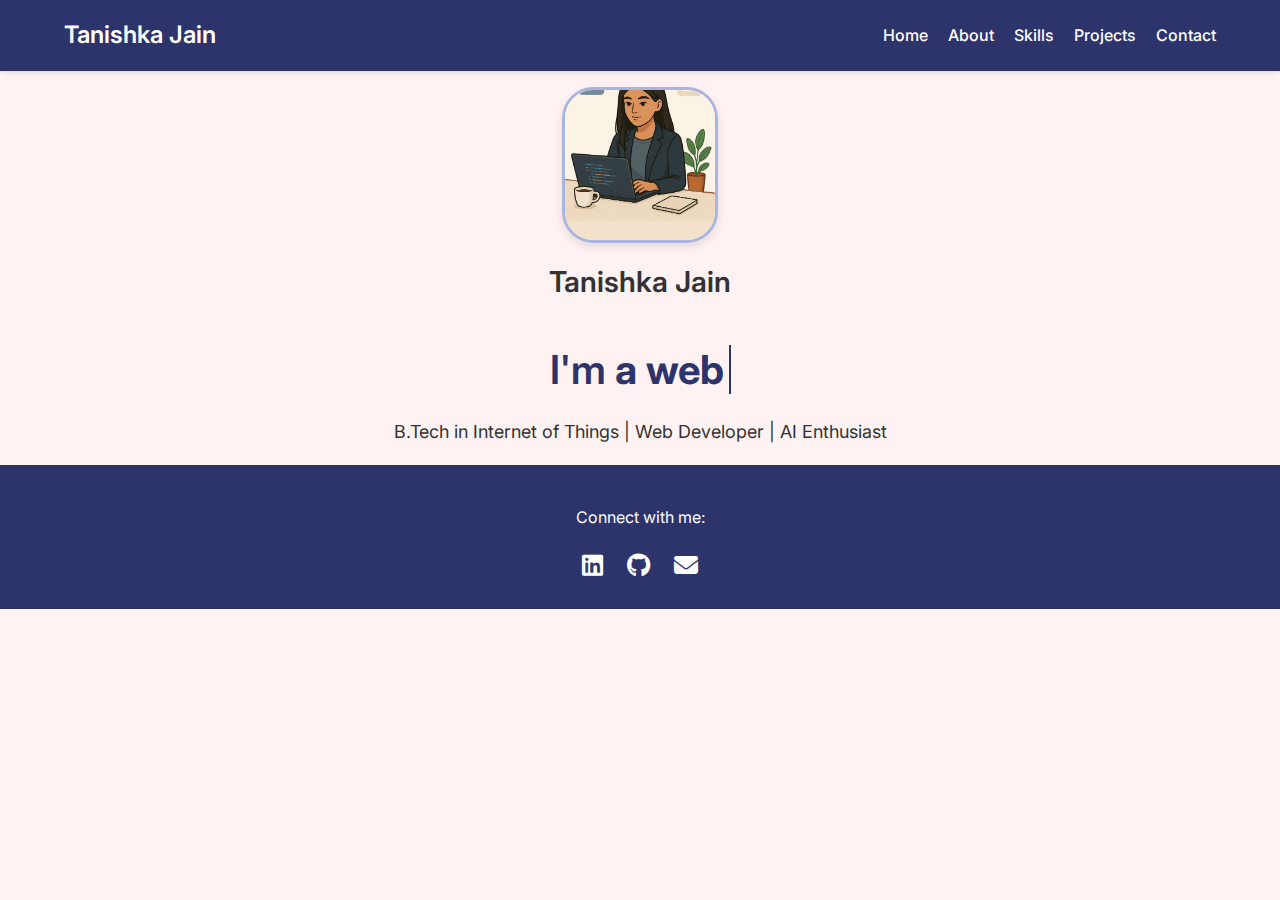
<file: index.html>
<!DOCTYPE html>
<html lang="en">
<head>
  <meta charset="UTF-8" />
  <meta name="viewport" content="width=device-width, initial-scale=1.0" />
  <title>Tanishka Jain - Portfolio</title>
  <link href="https://fonts.googleapis.com/css2?family=Inter:wght@400;500;600&display=swap" rel="stylesheet" />
  <link rel="stylesheet" href="style.css" />
  <link rel="stylesheet" href="https://cdnjs.cloudflare.com/ajax/libs/font-awesome/6.5.0/css/all.min.css" />
</head>
<body>
  <header class="header">
    <div class="container">
      <h1 class="logo">Tanishka Jain</h1>
      <nav class="nav">
        <a href="index.html">Home</a>
        <a href="about.html">About</a>
        <a href="skills.html">Skills</a>
        <a href="projects.html">Projects</a>
        <a href="contact.html">Contact</a>
      </nav>
    </div>
  </header>

  <main>
    <section id="home" class="about">
      <div class="container">
        <div class="avatar-container">
          <img src="logo.png" alt="Avatar of a girl coding" class="avatar" />
        </div>
        <h1 class="name">Tanishka Jain</h1>
        <h2>I'm <span class="typing"></span></h2>
        <p class="tagline">B.Tech in Internet of Things | Web Developer | AI Enthusiast</p>
      </div>
    </section>
  </main>

  <footer class="footer">
    <p>Connect with me:</p>
    <div class="social-links">
      <a href="https://www.linkedin.com/in/tanishkajain01/" target="_blank" aria-label="LinkedIn">
        <i class="fab fa-linkedin"></i>
      </a>
      <a href="https://github.com/tanishka2004" target="_blank" aria-label="GitHub">
        <i class="fab fa-github"></i>
      </a>
      <a href="mailto:jtanishka31@gmail.com" target="_blank" aria-label="Gmail">
        <i class="fas fa-envelope"></i>
      </a>
    </div>
  </footer>

  <script src="script.js"></script>
</body>
</html>
</file>
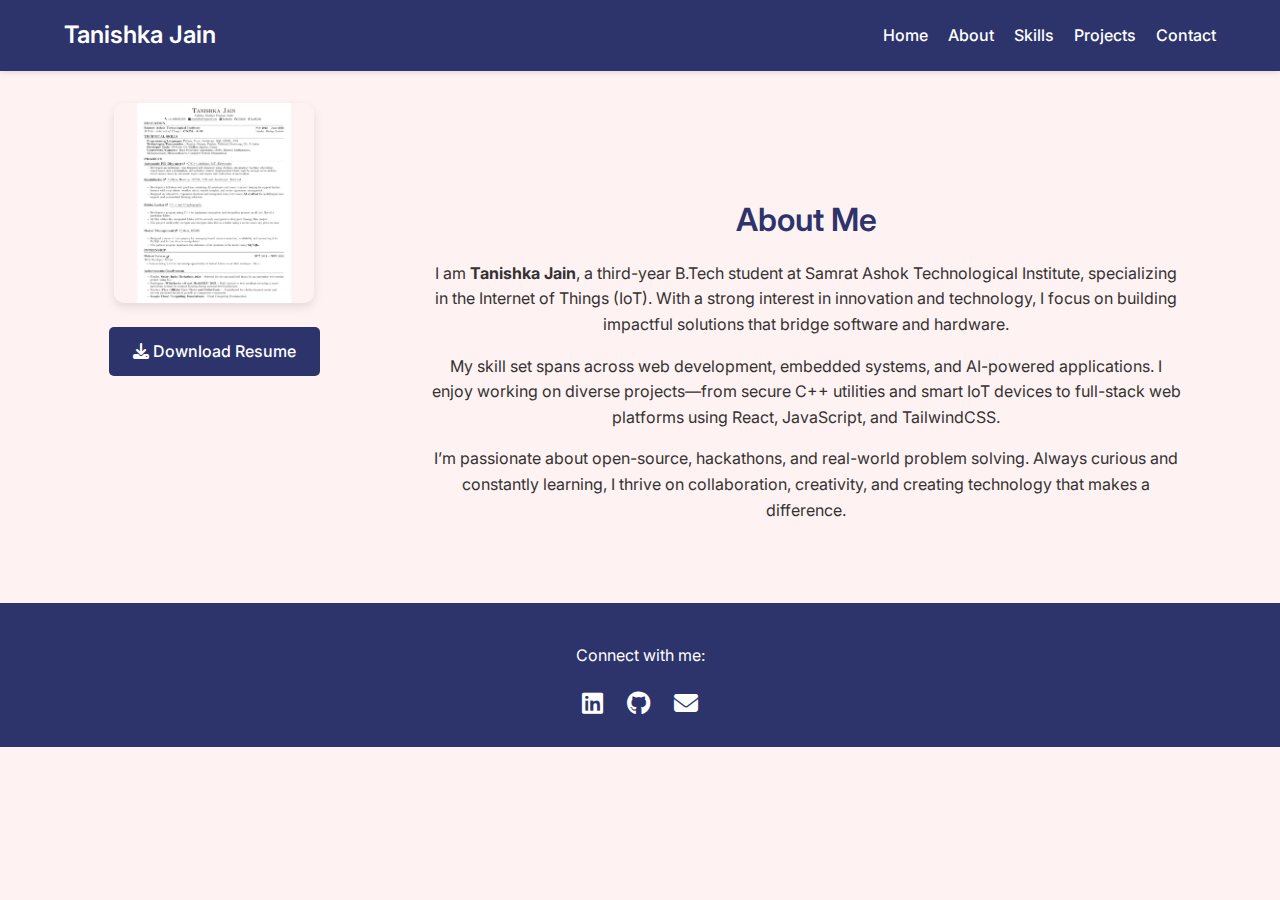
<file: about.html>
<!DOCTYPE html>
<html lang="en">
<head>
  <meta charset="UTF-8" />
  <meta name="viewport" content="width=device-width, initial-scale=1.0" />
  <title>About - Tanishka Jain</title>
  <link href="https://fonts.googleapis.com/css2?family=Inter:wght@400;500;600&display=swap" rel="stylesheet" />
  <link rel="stylesheet" href="https://cdnjs.cloudflare.com/ajax/libs/font-awesome/6.5.0/css/all.min.css" />
  <link rel="stylesheet" href="style.css" />
</head>
<body>
  <header class="header">
    <div class="container">
      <h1 class="logo">Tanishka Jain</h1>
      <nav class="nav">
        <a href="index.html">Home</a>
        <a href="about.html">About</a>
        <a href="skills.html">Skills</a>
        <a href="projects.html">Projects</a>
        <a href="contact.html">Contact</a>
      </nav>
    </div>
  </header>

  <main>
    <section id="about" class="about">
      <div class="container about-container">
        <!-- Sidebar Section -->
        <aside class="about-sidebar">
          <img src="final.jpg" alt="Tanishka Jain" class="profile-pic" />
          <div class="resume-download">
            <a href="final_resume.pdf" class="btn">
              <i class="fas fa-download"></i> Download Resume
            </a>
          </div>
        </aside>

        <!-- About Details Section -->
        <section class="about-details">
          <h2>About Me</h2>
          <p>
            I am <b>Tanishka Jain</b>, a third-year B.Tech student at Samrat Ashok Technological Institute, specializing in the Internet of Things (IoT). With a strong interest in innovation and technology, I focus on building impactful solutions that bridge software and hardware.
          </p>
          <p>
            My skill set spans across web development, embedded systems, and AI-powered applications. I enjoy working on diverse projects—from secure C++ utilities and smart IoT devices to full-stack web platforms using React, JavaScript, and TailwindCSS.
          </p>
          <p>
            I’m passionate about open-source, hackathons, and real-world problem solving. Always curious and constantly learning, I thrive on collaboration, creativity, and creating technology that makes a difference.
          </p>
        </section>
        
      </div>
    </section>
  </main>

  <footer class="footer">
    <p>Connect with me:</p>
    <div class="social-links">
      <a href="https://www.linkedin.com/in/tanishkajain01/" target="_blank" aria-label="LinkedIn">
        <i class="fab fa-linkedin"></i>
      </a>
      <a href="https://github.com/tanishka2004" target="_blank" aria-label="GitHub">
        <i class="fab fa-github"></i>
      </a>
      <a href="mailto:jtanishka31@gmail.com" target="_blank" aria-label="Gmail">
        <i class="fas fa-envelope"></i>
      </a>
    </div>
  </footer>
</body>
</html>
</file>
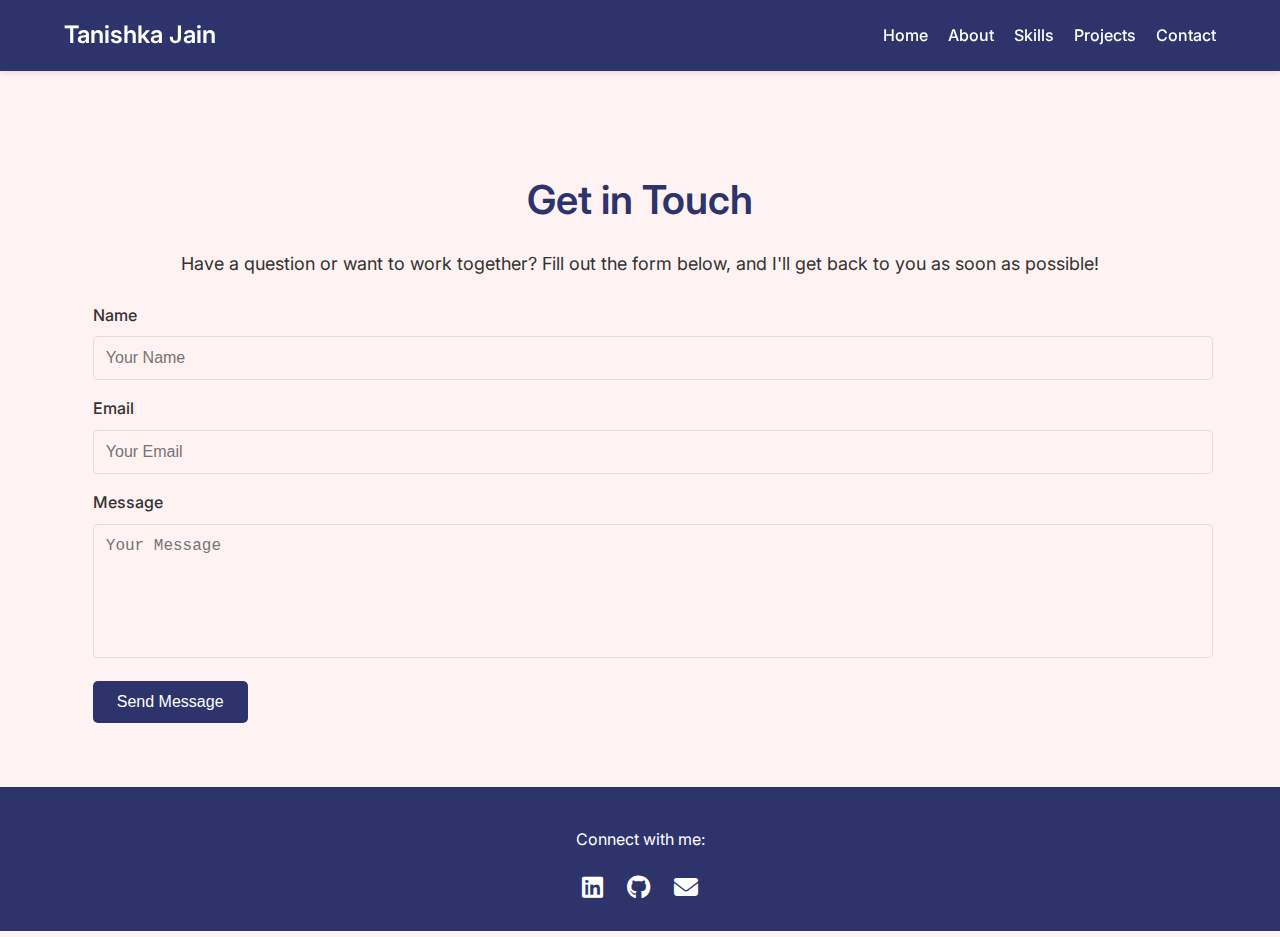
<file: contact.html>
<!DOCTYPE html>
<html lang="en">
<head>
  <meta charset="UTF-8" />
  <meta name="viewport" content="width=device-width, initial-scale=1.0" />
  <title>Contact - Tanishka Jain</title>
  <link href="https://fonts.googleapis.com/css2?family=Inter:wght@400;500;600&display=swap" rel="stylesheet" />
  <link rel="stylesheet" href="style.css" />
  <link rel="stylesheet" href="https://cdnjs.cloudflare.com/ajax/libs/font-awesome/6.5.0/css/all.min.css" />
</head>
<body>
  <header class="header">
    <div class="container">
      <h1 class="logo">Tanishka Jain</h1>
      <nav class="nav">
        <a href="index.html">Home</a>
        <a href="about.html">About</a>
        <a href="skills.html">Skills</a>
        <a href="projects.html">Projects</a>
        <a href="contact.html">Contact</a>
      </nav>
    </div>
  </header>

  <main>
    <section id="contact" class="contact">
      <div class="container">
        <h2 class="section-title">Get in Touch</h2>
        <p class="contact-description">
          Have a question or want to work together? Fill out the form below, and I'll get back to you as soon as possible!
        </p>
        <form action="#" method="POST" class="contact-form">
          <div class="form-group">
            <label for="name">Name</label>
            <input type="text" id="name" name="name" placeholder="Your Name" required />
          </div>
          <div class="form-group">
            <label for="email">Email</label>
            <input type="email" id="email" name="email" placeholder="Your Email" required />
          </div>
          <div class="form-group">
            <label for="message">Message</label>
            <textarea id="message" name="message" rows="6" placeholder="Your Message" required></textarea>
          </div>
          <button type="submit" class="btn">Send Message</button>
        </form>
      </div>
    </section>
  </main>

  <footer class="footer">
    <p>Connect with me:</p>
    <div class="social-links">
      <a href="https://www.linkedin.com/in/tanishkajain01/" target="_blank" aria-label="LinkedIn">
        <i class="fab fa-linkedin"></i>
      </a>
      <a href="https://github.com/tanishka2004" target="_blank" aria-label="GitHub">
        <i class="fab fa-github"></i>
      </a>
      <a href="mailto:jtanishka31@gmail.com" target="_blank" aria-label="Gmail">
        <i class="fas fa-envelope"></i>
      </a>
    </div>
  </footer>
</body>
</html>
</file>
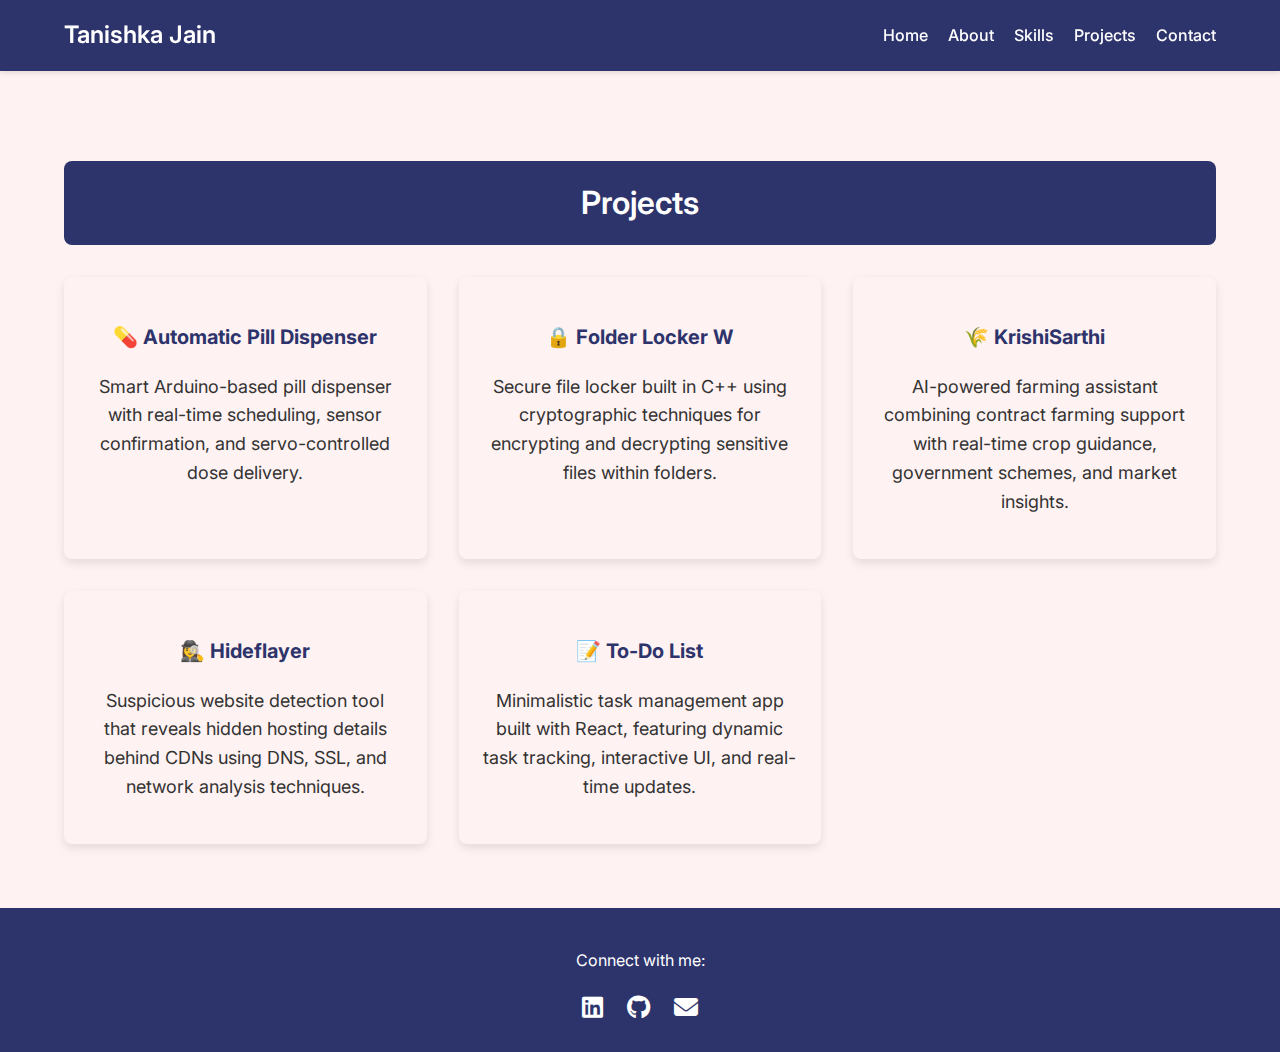
<file: projects.html>
<!DOCTYPE html>
<html lang="en">
<head>
  <meta charset="UTF-8" />
  <meta name="viewport" content="width=device-width, initial-scale=1.0" />
  <title>Projects - Tanishka Jain</title>
  <link href="https://fonts.googleapis.com/css2?family=Inter:wght@400;500;600&display=swap" rel="stylesheet" />
  <link rel="stylesheet" href="style.css" />
  <link rel="stylesheet" href="https://cdnjs.cloudflare.com/ajax/libs/font-awesome/6.5.0/css/all.min.css" />
</head>
<body>
  <header class="header">
    <div class="container">
      <h1 class="logo">Tanishka Jain</h1>
      <nav class="nav">
        <a href="index.html">Home</a>
        <a href="about.html">About</a>
        <a href="skills.html">Skills</a>
        <a href="projects.html">Projects</a>
        <a href="contact.html">Contact</a>
      </nav>
    </div>
  </header>

  <main>
    <section id="projects" class="projects">
      <div class="container">
        <h2>Projects</h2>
        <div class="project-grid">
          <div class="project-card">
            <h3>💊 Automatic Pill Dispenser</h3>
            <p>Smart Arduino-based pill dispenser with real-time scheduling, sensor confirmation, and servo-controlled dose delivery.            </p>
          </div>
          <div class="project-card">
            <h3>🔒 Folder Locker W</h3>
            <p>Secure file locker built in C++ using cryptographic techniques for encrypting and decrypting sensitive files within folders.</p>
          </div>
          <div class="project-card">
            <h3>🌾 KrishiSarthi</h3>
            <p>AI-powered farming assistant combining contract farming support with real-time crop guidance, government schemes, and market insights.</p>
          </div>
          <div class="project-card">
            <h3>🕵️‍♀️ Hideflayer</h3>
            <p>Suspicious website detection tool that reveals hidden hosting details behind CDNs using DNS, SSL, and network analysis techniques.</p>
          </div>
          <div class="project-card">
            <h3>📝 To-Do List</h3>
            <p>Minimalistic task management app built with React, featuring dynamic task tracking, interactive UI, and real-time updates.</p>
          </div>          
        </div>
      </div>
    </section>
  </main>

  <footer class="footer">
    <p>Connect with me:</p>
    <div class="social-links">
      <a href="https://www.linkedin.com/in/tanishkajain01/" target="_blank" aria-label="LinkedIn">
        <i class="fab fa-linkedin"></i>
      </a>
      <a href="https://github.com/tanishka2004" target="_blank" aria-label="GitHub">
        <i class="fab fa-github"></i>
      </a>
      <a href="mailto:jtanishka31@gmail.com" target="_blank" aria-label="Gmail">
        <i class="fas fa-envelope"></i>
      </a>
    </div>
  </footer>
</body>
</html>
</file>
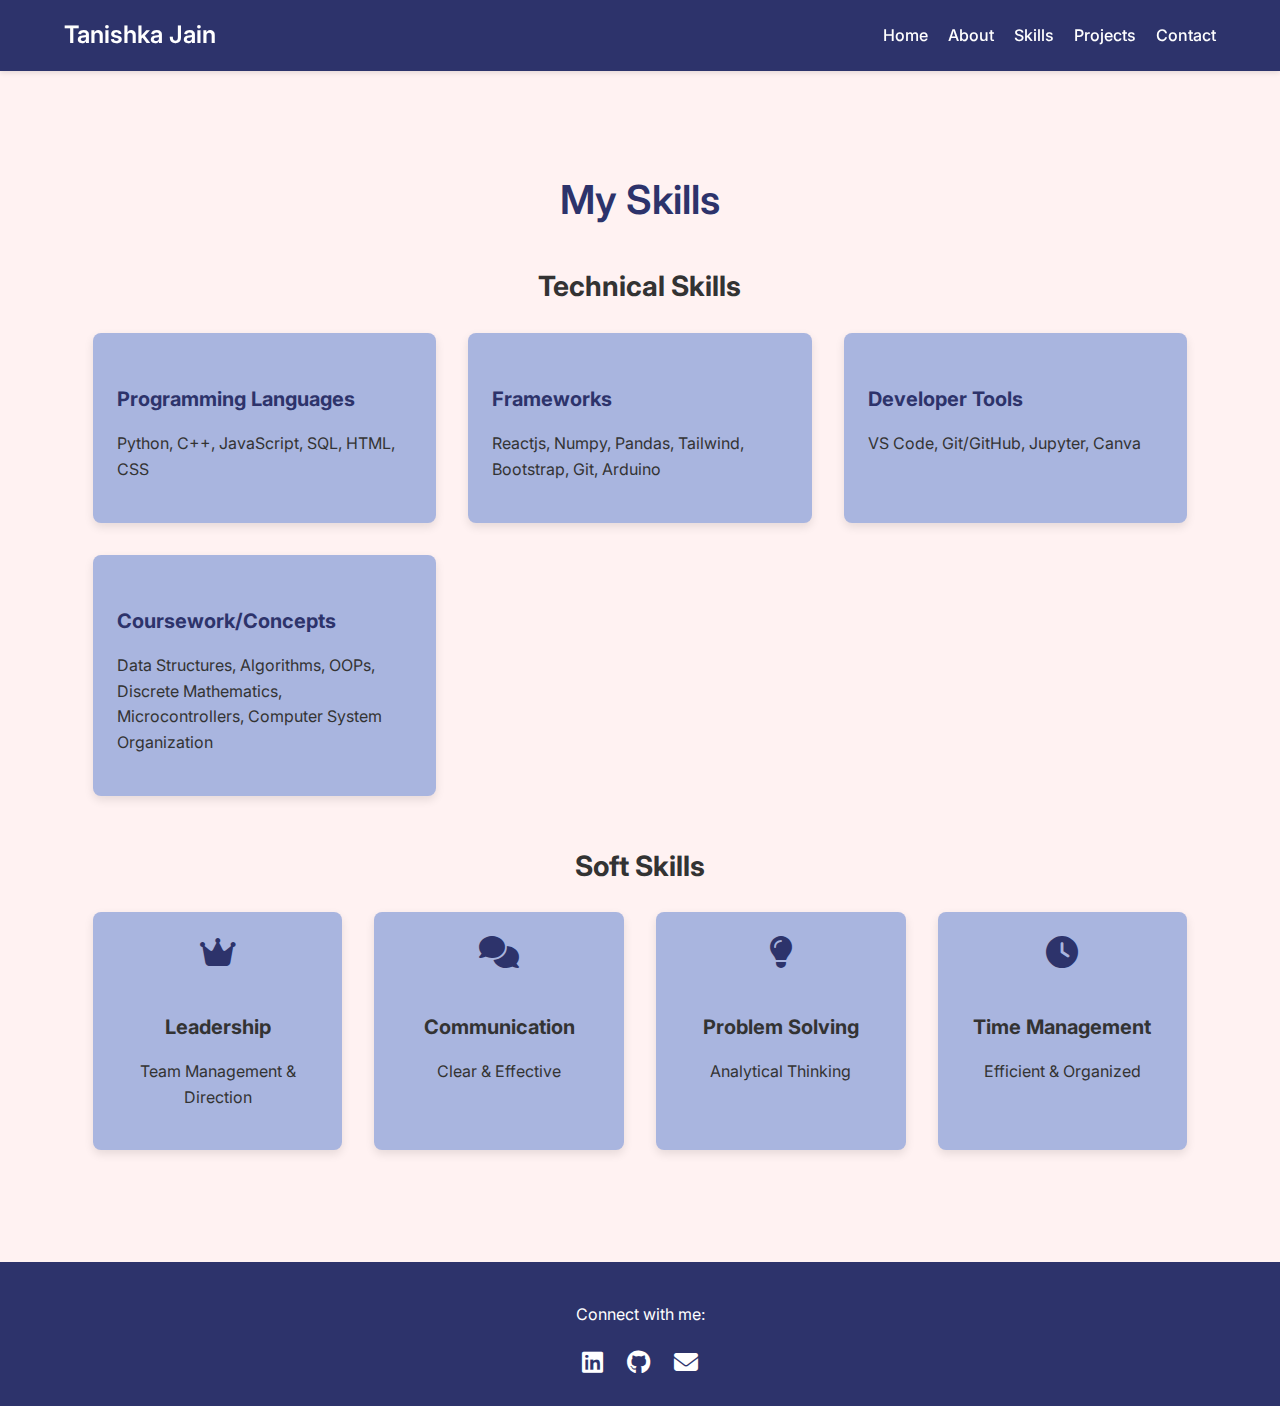
<file: skills.html>
<!DOCTYPE html>
<html lang="en">
<head>
  <meta charset="UTF-8" />
  <meta name="viewport" content="width=device-width, initial-scale=1.0" />
  <title>Skills - Tanishka Jain</title>
  <link href="https://fonts.googleapis.com/css2?family=Inter:wght@400;500;600&display=swap" rel="stylesheet" />
  <link rel="stylesheet" href="style.css" />
  <link rel="stylesheet" href="https://cdnjs.cloudflare.com/ajax/libs/font-awesome/6.5.0/css/all.min.css" />
</head>
<body>
  <header class="header">
    <div class="container">
      <h1 class="logo">Tanishka Jain</h1>
      <nav class="nav">
        <a href="index.html">Home</a>
        <a href="about.html">About</a>
        <a href="skills.html">Skills</a>
        <a href="projects.html">Projects</a>
        <a href="contact.html">Contact</a>
      </nav>
    </div>
  </header>

  <main>
    <section id="skills" class="skills">
      <div class="container">
        <h2 class="section-title">My Skills</h2>

        <!-- Technical Skills Section -->
        <div class="skills-section">
          <h3 class="skills-heading">Technical Skills</h3>
          <div class="skills-grid">
            <div class="skill-item">
              <h4>Programming Languages</h4>
              <p>Python, C++, JavaScript, SQL, HTML, CSS</p>
            </div>
            <div class="skill-item">
              <h4>Frameworks</h4>
              <p>Reactjs, Numpy, Pandas, Tailwind, Bootstrap, Git, Arduino</p>
            </div>
            <div class="skill-item">
              <h4>Developer Tools</h4>
              <p>VS Code, Git/GitHub, Jupyter, Canva</p>
            </div>
            <div class="skill-item">
              <h4>Coursework/Concepts</h4>
              <p>Data Structures, Algorithms, OOPs, Discrete Mathematics, Microcontrollers, Computer System Organization</p>
            </div>
          </div>
        </div>

        <!-- Soft Skills Section -->
        <div class="skills-section">
          <h3 class="skills-heading">Soft Skills</h3>
          <div class="soft-skills-grid">
            <div class="soft-skill-item">
              <i class="fas fa-crown"></i>
              <h4>Leadership</h4>
              <p>Team Management & Direction</p>
            </div>
            <div class="soft-skill-item">
              <i class="fas fa-comments"></i>
              <h4>Communication</h4>
              <p>Clear & Effective</p>
            </div>
            <div class="soft-skill-item">
              <i class="fas fa-lightbulb"></i>
              <h4>Problem Solving</h4>
              <p>Analytical Thinking</p>
            </div>
            <div class="soft-skill-item">
              <i class="fas fa-clock"></i>
              <h4>Time Management</h4>
              <p>Efficient & Organized</p>
            </div>
          </div>
        </div>
      </div>
    </section>
  </main>

  <footer class="footer">
    <p>Connect with me:</p>
    <div class="social-links">
      <a href="https://www.linkedin.com/in/tanishkajain01/" target="_blank" aria-label="LinkedIn">
        <i class="fab fa-linkedin"></i>
      </a>
      <a href="https://github.com/tanishka2004" target="_blank" aria-label="GitHub">
        <i class="fab fa-github"></i>
      </a>
      <a href="mailto:jtanishka31@gmail.com" target="_blank" aria-label="Gmail">
        <i class="fas fa-envelope"></i>
      </a>
    </div>
  </footer>
</body>
</html>
</file>
<file: style.css>
@import url("https://fonts.googleapis.com/css2?family=Inter:wght@400;500;600&display=swap");

/* Root variables for consistent theming */
:root {
  --primary-color: #2D336B; /* Soft blue */
  --secondary-color: #A9B5DF; /* Light gray */
  --text-color: #333; /* Dark gray */
  --card-bg: #FFF2F2; /* White */
  --shadow-color: rgba(0, 0, 0, 0.1); /* Subtle shadow */
}

/* General styles */
body {
  margin: 0;
  font-family: "Inter", sans-serif;
  background-color: var(--card-bg);
  color: var(--text-color);
  line-height: 1.6;
}

.container {
  width: 90%;
  max-width: 1200px;
  margin: 0 auto;
}

/* Header styles */
.header {
  background-color: var(--primary-color);
  color: white;
  padding: 0.01rem 0;
  box-shadow: 0 2px 5px var(--shadow-color);
  position: sticky;
  top: 0;
  z-index: 1000;
}

.header .container {
  display: flex;
  justify-content: space-between;
  align-items: center;
}

.header .logo {
  font-size: 1.5rem;
  font-weight: 600;
}

.header .nav a {
  margin-left: 1rem; /* Reduced spacing between links */
  text-decoration: none;
  color: white;
  font-weight: 500;
  transition: color 0.3s ease;
}

.header .nav a:hover {
  color: var(--secondary-color);
}

/* Section styles */
section {
  padding: 4rem 2rem;
  text-align: center;
}

section h2 {
  font-size: 2.5rem;
  font-weight: 600;
  margin-bottom: 1rem;
}

section p {
  font-size: 1.125rem;
  color: var(--text-color);
}

.about {
  text-align: center;
  padding: 0.01rem 0; /* Reduced padding */
  background-color: var(--card-bg);
  box-shadow: 0 2px 5px var(--shadow-color);
  margin-top: 0;
}

.about h2 {
  font-size: 2.5rem;
  color: var(--primary-color);
}

.about p {
  margin-top: 1rem;
  font-size: 1.125rem;
}

.avatar-container {
  margin: 1rem 0; /* Reduced margin */
  display: flex;
  justify-content: center;
  align-items: center;
}

.avatar {
  width: 150px; /* Reduced size */
  height: 150px;
  border-radius: 20%; /* Circular shape */
  object-fit: cover; /* Ensures the image fits within the circle */
  box-shadow: 0 4px 10px var(--shadow-color); /* Subtle shadow for depth */
  border: 3px solid var(--secondary-color); /* Border for contrast */
}

.name {
  font-size: 1.8rem; /* Reduced font size */
  font-weight: 600;
  margin-top: 0.01rem;
  color: var(--text-color);
}

.tagline {
  font-size: 1rem; /* Reduced font size */
  color: var(--text-color);
  margin-top: 0.01rem;
}

/* Typing effect */
.typing {
  font-weight: bold;
  border-right: 2px solid var(--primary-color);
  padding-right: 5px;
  animation: blink 0.7s step-end infinite;
  margin-top: 0.01rem; /* Reduced space between name and typing */
}

@keyframes blink {
  50% {
    border-color: transparent;
  }
}

/* Project cards */
.projects {
  padding: 4rem 0;
}

.projects h2 {
  text-align: center;
  font-size: 2rem;
  margin-bottom: 2rem;
  background-color: var(--primary-color); /* Same as header background */
  color: white;
  padding: 1rem;
  border-radius: 8px;
}

.project-grid {
  display: grid;
  grid-template-columns: repeat(auto-fit, minmax(280px, 1fr));
  gap: 2rem;
}

.project-card {
  background-color: var(--card-bg);
  padding: 1.5rem;
  border-radius: 8px;
  box-shadow: 0 4px 10px var(--shadow-color);
  transition: transform 0.3s ease, box-shadow 0.3s ease;
}

.project-card:hover {
  transform: translateY(-5px);
  box-shadow: 0 6px 15px var(--shadow-color);
}

.project-card h3 {
  font-size: 1.25rem;
  color: var(--primary-color);
}

/* Skills Section */
.skills {
  padding: 4rem 2rem;
  text-align: center;
}

.section-title {
  font-size: 2.5rem;
  margin-bottom: 2rem;
  color: var(--primary-color);
}

.skills-section {
  margin-bottom: 3rem;
}

.skills-heading {
  font-size: 1.75rem;
  margin-bottom: 1.5rem;
  color: var(--text-color);
}

.skills-grid {
  display: grid;
  grid-template-columns: repeat(auto-fit, minmax(250px, 1fr));
  gap: 2rem;
}

.skill-item {
  background-color: var(--secondary-color);
  padding: 1.5rem;
  border-radius: 8px;
  box-shadow: 0 4px 10px var(--shadow-color);
  text-align: left;
}

.skill-item h4 {
  font-size: 1.25rem;
  margin-bottom: 0.5rem;
  color: var(--primary-color);
}

.skill-item p {
  font-size: 1rem;
  color: var(--text-color);
  line-height: 1.6;
}

/* Soft Skills */
.soft-skills-grid {
  display: grid;
  grid-template-columns: repeat(auto-fit, minmax(200px, 1fr));
  gap: 2rem;
}

.soft-skill-item {
  background-color: var(--secondary-color);
  padding: 1.5rem;
  border-radius: 8px;
  box-shadow: 0 4px 10px var(--shadow-color);
  text-align: center;
}

.soft-skill-item i {
  font-size: 2rem;
  color: var(--primary-color);
  margin-bottom: 1rem;
}

.soft-skill-item h4 {
  font-size: 1.25rem;
  margin-bottom: 0.5rem;
  color: var(--text-color);
}

.soft-skill-item p {
  font-size: 1rem;
  color: var(--text-color);
}

/* Social links */
.contact .social-links a {
  margin: 0 1rem;
  font-size: 1.5rem;
  color: var(--text-color);
  transition: color 0.3s ease;
}

.contact .social-links a:hover {
  color: var(--primary-color);
}

/* Contact Section */
.contact {
  padding: 4rem 2rem;
  margin-top: auto;
  text-align: center;
  background-color: var(--card-bg);
  box-shadow: 0 2px 5px var(--shadow-color);
  display: flex;
  flex-direction: column;
  align-items: center; /* Centers the form horizontally */
  justify-content: center; /* Centers the form vertically */
}

.contact h2 {
  font-size: 2.5rem;
  margin-bottom: 0.5rem; /* Reduced space below the heading */
  color: var(--primary-color);
}

.contact-description {
  font-size: 1.125rem;
  color: var(--text-color);
  margin-bottom: 1.5rem; /* Reduced space below the description */
}

.form-container {
  max-width: 600px;
  width: 50%; /* Ensures the form container is responsive */
  margin: 0 auto;
  background-color: var(--secondary-color);
  padding: 2rem;
  border-radius: 8px;
  box-shadow: 0 4px 10px var(--shadow-color);
}

.contact-form {
  text-align: left;
}

.form-group {
  margin-bottom: 1rem; /* Reduced space between form items */
}

.form-group label {
  display: block;
  font-weight: 500;
  margin-bottom: 0.5rem;
  color: var(--text-color);
}

.form-group input,
.form-group textarea {
  width: 100%; /* Adjusted to take full width of the container */
  padding: 0.75rem;
  border: 1px solid var(--shadow-color);
  border-radius: 5px;
  font-size: 1rem;
  color: var(--text-color);
  background-color: var(--card-bg);
}

.form-group input:focus,
.form-group textarea:focus {
  outline: none;
  border-color: var(--primary-color);
}

textarea {
  resize: none;
}

.btn {
  display: inline-block;
  padding: 0.75rem 1.5rem;
  background-color: var(--primary-color);
  color: white;
  font-size: 1rem;
  font-weight: 500;
  border: none;
  border-radius: 5px;
  cursor: pointer;
  transition: background-color 0.3s ease;
}

.btn:hover {
  background-color: #357ab8;
}
/* Footer styles */
.footer {
  text-align: center;
  padding: 1.5rem 0;
  background-color: var(--primary-color);
  color: white;
}

.footer .social-links {
  margin-top: 1rem;
  display: flex;
  justify-content: center;
  gap: 1.5rem; /* Proper spacing between icons */
}

.footer .social-links a {
  font-size: 1.5rem;
  color: white;
  transition: color 0.3s ease;
}

.footer .social-links a:hover {
  color: var(--secondary-color);
}

/* About Section */
.about-container {
  display: flex;
  gap: 2rem;
  align-items: flex-start;
  margin-top: 2rem;
}

.about-sidebar {
  flex: 1;
  max-width: 300px;
  text-align: center;
}

/* Profile Picture Styling */
.profile-pic {
  width: 200px; /* Set a fixed width */
  height: 200px; /* Set a fixed height to make it square */
  border-radius: 10px; /* Optional: Add rounded corners */
  object-fit: contain; /* Ensures the image fits within the square without distortion */
  margin-bottom: 1rem;
  box-shadow: 0 4px 10px var(--shadow-color); /* Add a subtle shadow */
}

.resume-download .btn {
  display: inline-block;
  padding: 0.75rem 1.5rem;
  background-color: var(--primary-color);
  color: white;
  font-size: 1rem;
  font-weight: 500;
  border-radius: 5px;
  text-decoration: none;
  transition: background-color 0.3s ease;
}

.resume-download .btn:hover {
  background-color: #357ab8;
}

.social-links {
  margin-top: 1rem;
  display: flex;
  justify-content: center;
  gap: 1rem;
}

.social-links a {
  font-size: 1.5rem;
  color: var(--text-color);
  transition: color 0.3s ease;
}

.social-links a:hover {
  color: var(--primary-color);
}

.about-details {
  flex: 2;
}

.about-details h2 {
  font-size: 2rem;
  margin-bottom: 1rem;
  color: var(--primary-color);
}

.about-details p {
  font-size: 1rem;
  line-height: 1.6;
  color: var(--text-color);
  margin-bottom: 1rem;
}
</file>
